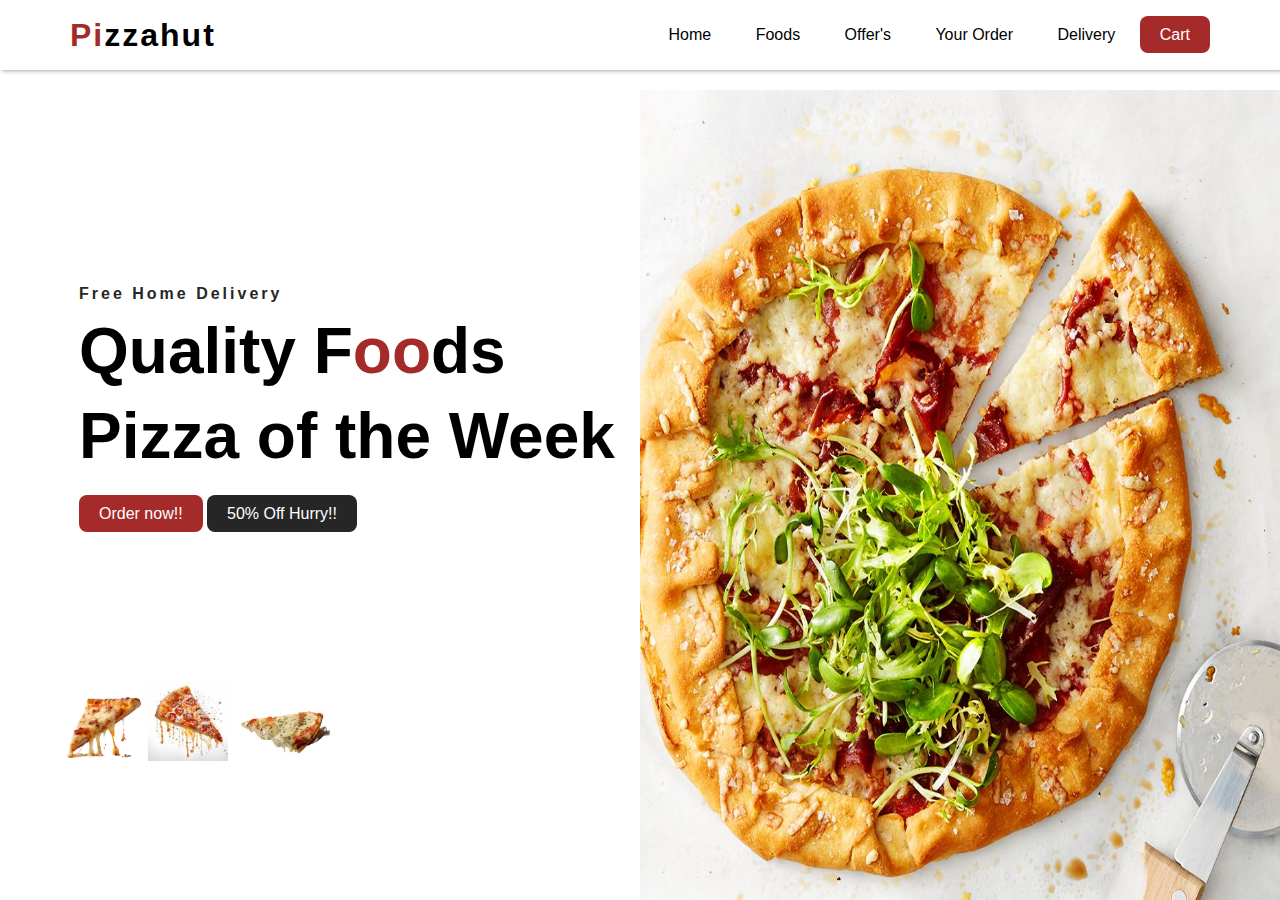
<file: Landing page for Pizzahut/index.html>
<!DOCTYPE html>
<html>

<head>
    <title> Landing page for Pizzahut</title>
    <style type="text/css">
        * {
            padding: 0;
            margin: 0;
            box-sizing: border-box;
            font-family: sans-serif;
        }

        header {
            width: 100%;
            height: 100vh;
            background-image: url("pizza.jpg");
            background-size: 50% 90%;
            background-repeat: no-repeat;
            background-position: bottom right;
            position: relative;
        }

        nav {
            width: 100%;
            height: 70px;
            padding: 0px 70px;
            background: white;
            color: black;
            display: flex;
            justify-content: space-between;
            align-items: center;
            box-shadow: 2px 0px 5px grey;
        }

        .logo {
            font-weight: bold;
            font-size: 2em;
            letter-spacing: 2px;
        }

        .logo span {
            color: brown;
        }

        .menu a {
            text-decoration: none;
            color: black;
            padding: 10px 20px;
        }

        .menu a:last-child {
            background: brown;
            color: white;
            border-radius: 8px;
        }

        .h-text {
            position: absolute;
            top: 30%;
            left: 5%;
            padding: 15px;

        }

        .h-text p {
            color: #262626;
            letter-spacing: 3px;
            font-weight: bold;
        }

        .h-text h1 {
            font-size: 4em;
            line-height: 1.5em;
        }

        .h-text h1 span {
            color: brown;
        }

        .h-text h2 {
            font-size: 4em;
            margin-bottom: 0.5em;
        }

        #order {
            text-decoration: none;
            color: white;
            background: brown;
            border-radius: 8px;
            padding: 10px 20px;
        }

        #dis {
            text-decoration: none;
            color: white;
            background: #262626;
            padding: 10px 20px;
            border-radius: 8px;
        }

        #pizza {
            position: absolute;
            bottom: 15%;
            left: 5%;
        }

        #pizza img {
            transition: 0.4s ease;
        }

        #pizza img:hover {
            transform: translateY(-20px);
        }
    </style>
</head>

<body>
    <header>
        <nav>
            <div class="logo"><span>Pi</span>zzahut</div>
            <div class="menu">
                <a href="#">Home</a>
                <a href="#">Foods</a>
                <a href="#">Offer's</a>
                <a href="#">Your Order</a>
                <a href="#">Delivery</a>
                <a href="#">Cart</a>
            </div>
        </nav>
        <div class="h-text">
            <p>Free Home Delivery</p>
            <h1>Quality F<span>oo</span>ds </h1>
            <h2>Pizza of the Week</h2>
            <a href="#" id="order">Order now!!</a>
            <a href="#" id="dis">50% Off Hurry!!</a>
        </div>
        <div id="pizza">
            <img src="pizza1.jpg" width="80">
            <img src="pizza2.jpg" width="80">
            <img src="pizza3.jpg" width="100">
        </div>
    </header>
</body>

</html>
</file>
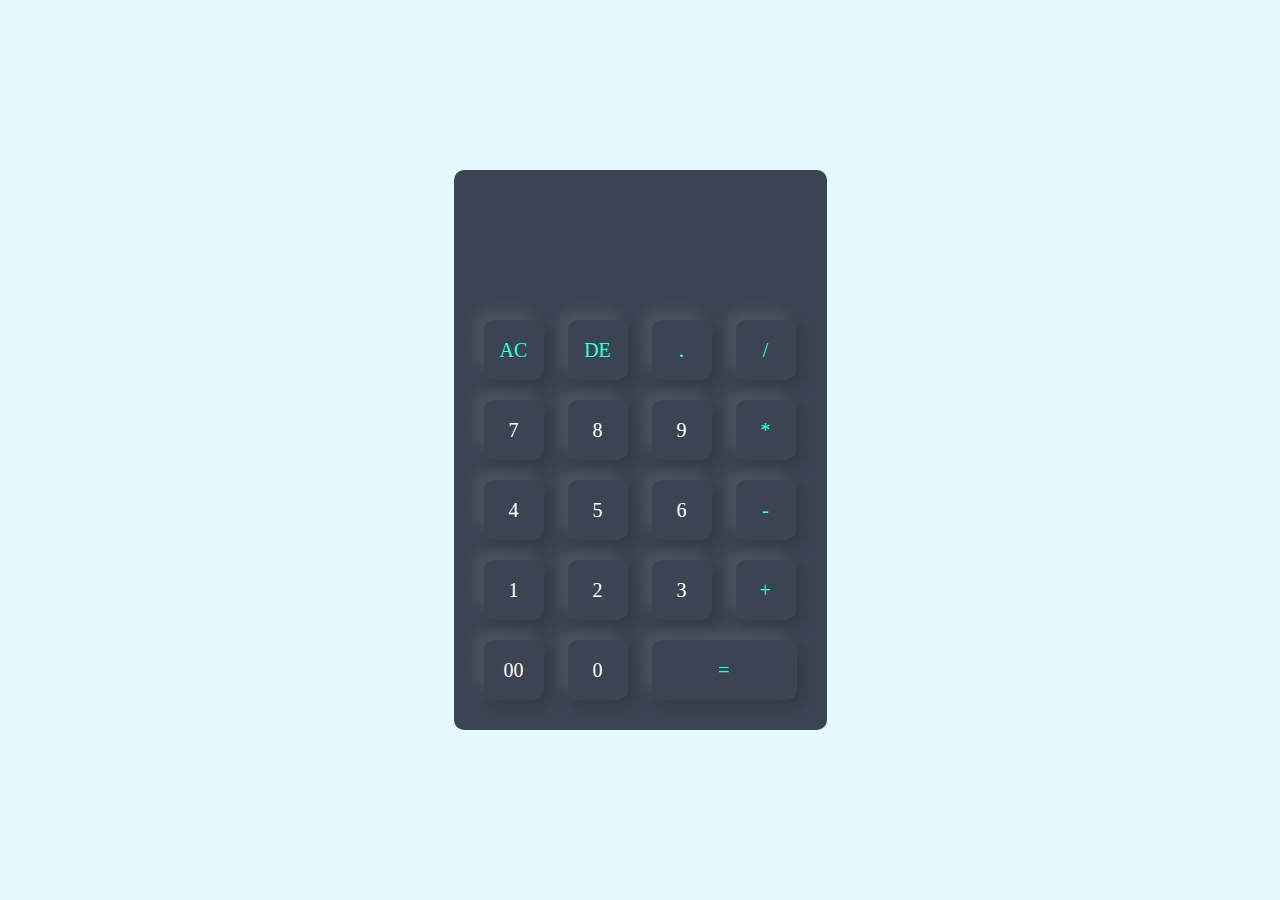
<file: Normal Calculator/index.html>
<!DOCTYPE html>
<html lang="en">
<head>
    <meta charset="UTF-8">
    <meta name="viewport" content="width=device-width, initial-scale=1.0">
    <title>CALCULATOR</title>
    <link rel="stylesheet" href="style.css">
    <link rel="icon" href="icon.png">
</head>
<body>
    <div class="container">
        <div class="calculator">
            <form>
                <div class="display">
                    <input type="text" name="display">
                </div>
                <div class="operator">
                    <input type="button" value="AC" onclick="display.value = ''" >
                    <input type="button" value="DE" onclick="display.value = display.value.toString().slice(0,-1)" >
                    <input type="button" value="." onclick="display.value += '.'">
                    <input type="button" value="/" onclick="display.value += '/'" >
                </div>
                <div>
                    <input type="button" value="7" onclick="display.value += '7'">
                    <input type="button" value="8" onclick="display.value += '8'">
                    <input type="button" value="9" onclick="display.value += '9'">
                    <input type="button" value="*" onclick="display.value += '*'" class="operator" style="color: #33ffd8;">
                </div>
                <div>
                    <input type="button" value="4" onclick="display.value += '4'">
                    <input type="button" value="5" onclick="display.value += '5'">
                    <input type="button" value="6" onclick="display.value += '6'">
                    <input type="button" value="-" onclick="display.value += '-'" class="operator" style="color: #33ffd8;">
                </div>
                <div>
                    <input type="button" value="1" onclick="display.value += '1'">
                    <input type="button" value="2" onclick="display.value += '2'">
                    <input type="button" value="3" onclick="display.value += '3'">
                    <input type="button" value="+" onclick="display.value += '+'" class="operator" style="color: #33ffd8;" >
                
                </div>
                <div>
                    <input type="button" value="00" onclick="display.value += '00'">
                    <input type="button" value="0" onclick="display.value += '0'">
                    <input type="button" value="=" onclick="display.value = eval(display.value)" class="equal" style="width: 145px; color: #33ffd8;">
                    
                </div>
            </form>
        </div>
    </div>
</body>
</html>
</file>
<file: Normal Calculator/style.css>
*{
    margin: 0;
    padding: 0;
    font-family: 'Times New Roman', Times, serif;
    box-sizing: border-box;
}


.container{
    width: 100%;
    height: 100vh;
    background: #e3f9ff;
    display: flex;
    align-items: center;
    justify-content: center;
}

.calculator{
    background: #3a4452;
    padding: 20px;
    border-radius: 10px;
}
.calculator form input{
    border: 0;
    outline: 0;
    width: 60px;
    height: 60px;
    border-radius: 10px;
    box-shadow: -8px -8px 15px rgba(255, 255, 255, 0.1),5px 5px 15px rgba(0, 0, 0, 0.2);
    background: transparent;
    font-size: 20px;
    color: #fff;
    cursor: pointer;
    margin: 10px;
}


form .display{
    display: flex;
    justify-content: flex-end;
    margin: 20px 0;
}



 form .display input{
    text-align: right;
    flex: 1;
    font-size: 45px;
    box-shadow: none;
}

/* input .equal{
    width: 145px;
    height: 60px;
} */

form .operator input{
    color: #33ffd8;
}
</file>
